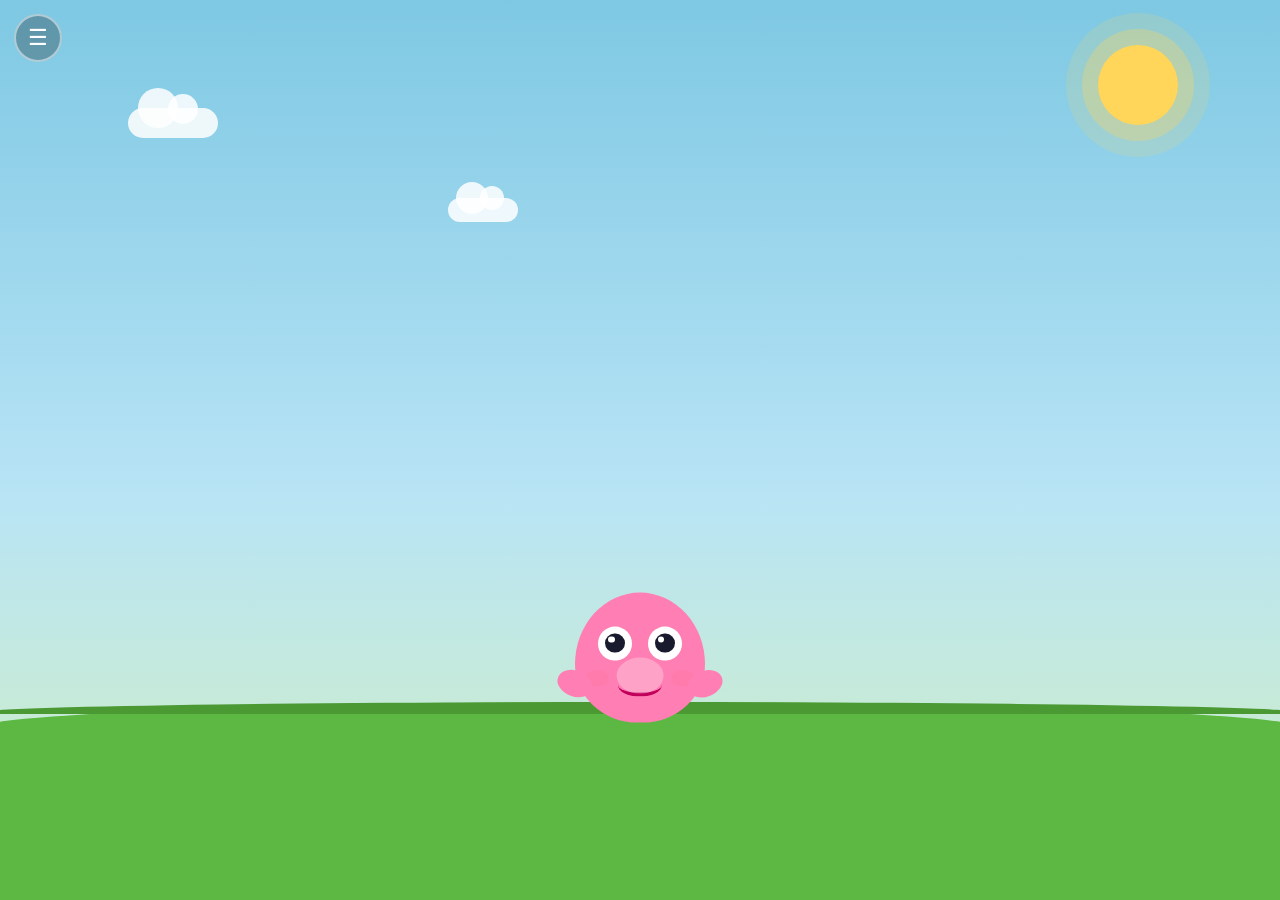
<file: index.html>
<!DOCTYPE html>
<html lang="en">
<head>
  <meta charset="UTF-8">
  <meta name="viewport" content="width=device-width, initial-scale=1.0, maximum-scale=1.0, user-scalable=no, viewport-fit=cover">
  <meta name="apple-mobile-web-app-capable" content="yes">
  <meta name="theme-color" content="#87CEEB">
  <link rel="manifest" href="manifest.json">
  <title>Bloop's World</title>
  <link rel="preconnect" href="https://fonts.googleapis.com">
  <link href="https://fonts.googleapis.com/css2?family=Fredoka+One&display=swap" rel="stylesheet">
  <link rel="stylesheet" href="css/style.css">
</head>
<body>

<div id="game">
  <div id="sun"></div>
  <div id="cloud1" class="cloud"></div>
  <div id="cloud2" class="cloud"></div>
  <div id="rainbow"></div>

  <div id="bloop-wrap">
    <div id="bloop">
      <div id="bloop-body"></div>
      <div class="bloop-cheek" id="cheek-l"></div>
      <div class="bloop-cheek" id="cheek-r"></div>
      <div class="bloop-eye" id="eye-l">
        <div class="pupil" id="pupil-l"></div>
      </div>
      <div class="bloop-eye" id="eye-r">
        <div class="pupil" id="pupil-r"></div>
      </div>
      <div id="bloop-mouth"></div>
      <div id="bloop-belly"></div>
      <div class="bloop-arm" id="arm-l"></div>
      <div class="bloop-arm" id="arm-r"></div>
    </div>
  </div>

  <div id="ground"></div>
  <div id="combo-flash"></div>
</div>

<button id="menu-btn" aria-label="Menu">☰</button>

<div id="menu-dropdown">
  <button class="menu-item" id="menu-dancegrid">🎮 Dance Grid</button>
  <button class="menu-item" id="menu-volleyball">🏐 Volleyball</button>
  <button class="menu-item coming-soon">🍔 Feed the Monster</button>
  <button class="menu-item coming-soon">💥 Pop Everything</button>
</div>

<script src="js/audio.js"></script>
<script src="js/game.js"></script>
<script src="js/menu.js"></script>

</body>
</html>
</file>
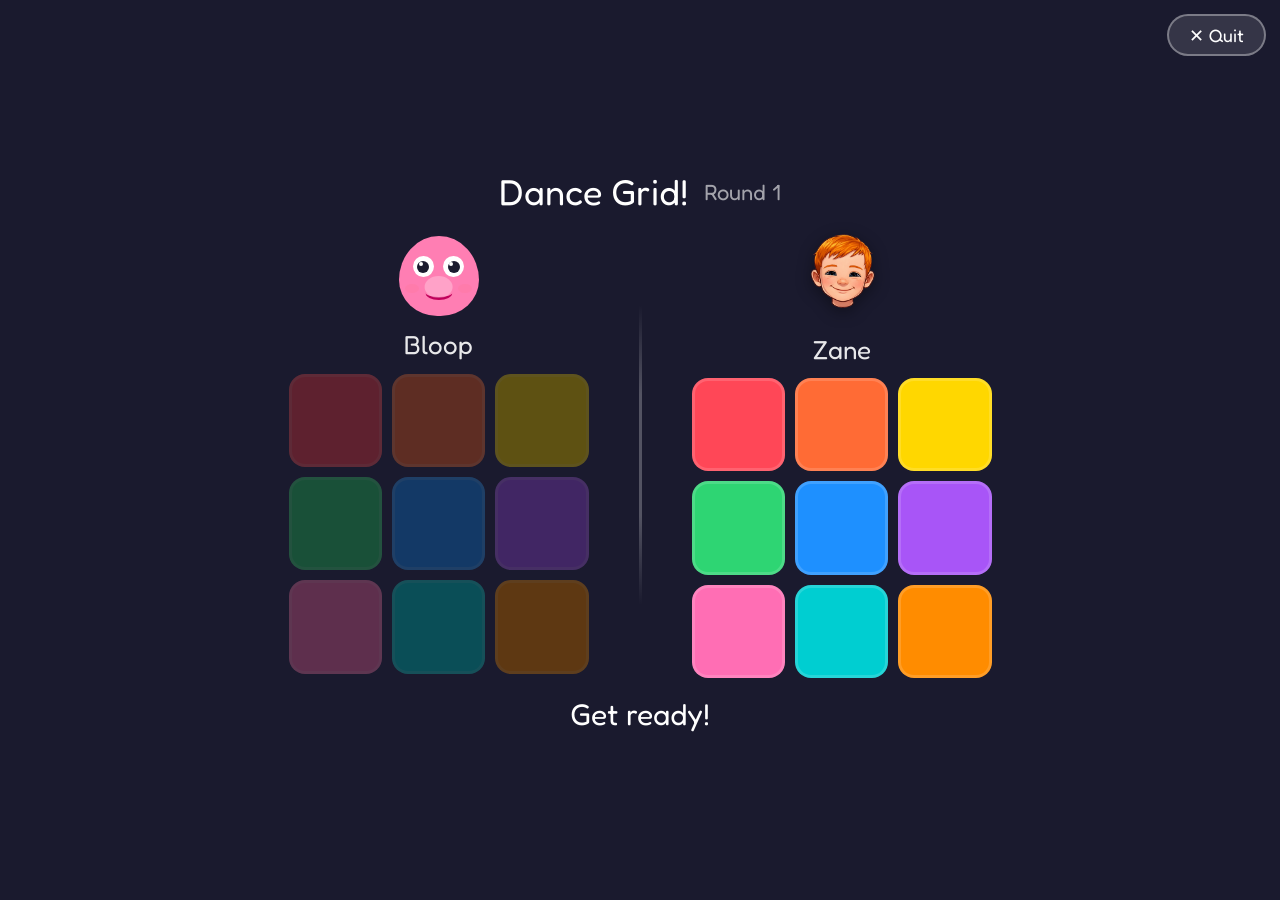
<file: minigames/dancegrid/index.html>
<!DOCTYPE html>
<html lang="en">
<head>
  <meta charset="UTF-8">
  <meta name="viewport" content="width=device-width, initial-scale=1.0, maximum-scale=1.0, user-scalable=no, viewport-fit=cover">
  <meta name="apple-mobile-web-app-capable" content="yes">
  <meta name="theme-color" content="#1a1a2e">
  <title>Dance Grid</title>
  <link rel="preconnect" href="https://fonts.googleapis.com">
  <link href="https://fonts.googleapis.com/css2?family=Fredoka+One&display=swap" rel="stylesheet">
  <link rel="stylesheet" href="css/style.css">
</head>
<body>

<div id="dg-page">

  <button id="dg-quit">✕ Quit</button>

  <div id="dg-header">
    <div id="dg-title">Dance Grid!</div>
    <div id="dg-round">Round 1</div>
  </div>

  <div id="dg-arena">

    <!-- BLOOP'S SIDE -->
    <div class="dg-player">
      <div id="dg-bloop-avatar">
        <div class="mb-body"></div>
        <div class="mb-cheek mb-cheek-l"></div>
        <div class="mb-cheek mb-cheek-r"></div>
        <div class="mb-eye mb-eye-l"><div class="mb-pupil"></div></div>
        <div class="mb-eye mb-eye-r"><div class="mb-pupil"></div></div>
        <div class="mb-mouth"></div>
        <div class="mb-belly"></div>
      </div>
      <div class="dg-label">Bloop</div>
      <div class="dg-grid" id="dg-bloop-grid">
        <div class="dg-cell" data-idx="0"></div>
        <div class="dg-cell" data-idx="1"></div>
        <div class="dg-cell" data-idx="2"></div>
        <div class="dg-cell" data-idx="3"></div>
        <div class="dg-cell" data-idx="4"></div>
        <div class="dg-cell" data-idx="5"></div>
        <div class="dg-cell" data-idx="6"></div>
        <div class="dg-cell" data-idx="7"></div>
        <div class="dg-cell" data-idx="8"></div>
      </div>
    </div>

    <div id="dg-divider"></div>

    <!-- ZANE'S SIDE -->
    <div class="dg-player">
      <div id="dg-zane-avatar"><img src="assets/zane.png" alt="Zane" style="width:clamp(50px,9vw,80px);height:clamp(50px,9vw,80px);object-fit:contain;filter:drop-shadow(0 4px 8px rgba(0,0,0,0.4));pointer-events:none;-webkit-touch-callout:none;"></div>
      <div class="dg-label">Zane</div>
      <div class="dg-grid" id="dg-zane-grid">
        <div class="dg-cell" data-idx="0"></div>
        <div class="dg-cell" data-idx="1"></div>
        <div class="dg-cell" data-idx="2"></div>
        <div class="dg-cell" data-idx="3"></div>
        <div class="dg-cell" data-idx="4"></div>
        <div class="dg-cell" data-idx="5"></div>
        <div class="dg-cell" data-idx="6"></div>
        <div class="dg-cell" data-idx="7"></div>
        <div class="dg-cell" data-idx="8"></div>
      </div>
    </div>

  </div>

  <div id="dg-status">Get ready!</div>
  <div id="dg-fireworks"></div>
  <div id="dg-celebration"><div id="dg-celeb-text"></div></div>

</div>

<script src="js/audio.js"></script>
<script src="js/game.js"></script>

</body>
</html>
</file>
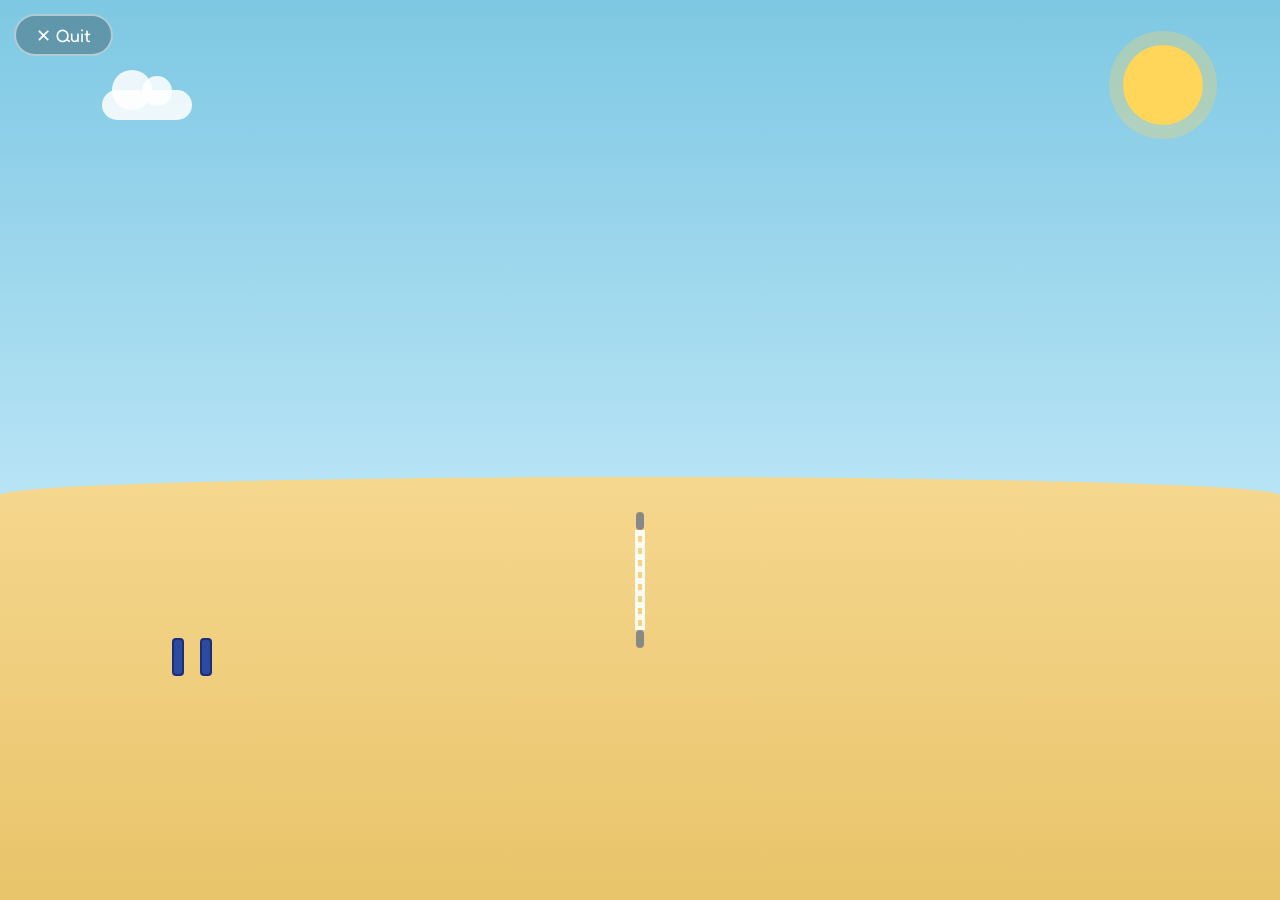
<file: minigames/volleyball/index.html>
<!DOCTYPE html>
<html lang="en">
<head>
  <meta charset="UTF-8">
  <meta name="viewport" content="width=device-width, initial-scale=1.0, maximum-scale=1.0, user-scalable=no, viewport-fit=cover">
  <meta name="apple-mobile-web-app-capable" content="yes">
  <meta name="theme-color" content="#87CEEB">
  <title>Volleyball!</title>
  <link rel="preconnect" href="https://fonts.googleapis.com">
  <link href="https://fonts.googleapis.com/css2?family=Fredoka+One&display=swap" rel="stylesheet">
  <link rel="stylesheet" href="css/style.css">
</head>
<body>

<div id="vb-page">

  <div id="vb-sky"></div>
  <div id="vb-sand"></div>
  <div id="vb-sun"></div>
  <div id="vb-cloud"></div>

  <div id="vb-net">
    <div id="vb-net-pole-top"></div>
    <div id="vb-net-body"></div>
    <div id="vb-net-pole-bot"></div>
  </div>

  <!-- ZANE (left) -->
  <div id="vb-zane" class="vb-player">
    <div class="vb-head">
      <div class="vb-hair zane-hair"></div>
      <div class="vb-eye vb-eye-l"></div>
      <div class="vb-eye vb-eye-r"></div>
      <div class="vb-smile"></div>
    </div>
    <div class="vb-body"></div>
    <div class="vb-arm vb-arm-l"></div>
    <div class="vb-arm vb-arm-r"></div>
    <div class="vb-leg vb-leg-l"></div>
    <div class="vb-leg vb-leg-r"></div>
  </div>

  <button id="vb-quit">✕ Quit</button>
  <div id="vb-tap-left"></div>
  <div id="vb-fireworks"></div>
  <div id="vb-celebration"><div id="vb-celeb-text"></div><div id="vb-celeb-sub"></div></div>
  <div id="vb-countdown"></div>

</div>

<script src="js/game.js"></script>

</body>
</html>
</file>
<file: css/style.css>
*, *::before, *::after { box-sizing: border-box; margin: 0; padding: 0; }

:root {
  --sky-top: #7ec8e3;
  --sky-mid: #b8e4f5;
  --sky-bot: #d4f0c0;
  --ground: #5db843;
  --ground-dark: #4a9933;
  --sun: #FFD55A;
  --bloop-pink: #ff7eb3;
  --bloop-dark: #c0005a;
  --bloop-eye: #1a1a2e;
}

html, body {
  width: 100%;
  height: 100%;
  overflow: hidden;
  user-select: none;
  -webkit-user-select: none;
  font-family: 'Fredoka One', cursive, sans-serif;
}

#game {
  position: relative;
  width: 100vw;
  height: 100vh;
  overflow: hidden;
  cursor: pointer;
  touch-action: manipulation;
  background: linear-gradient(180deg, var(--sky-top) 0%, var(--sky-mid) 55%, var(--sky-bot) 100%);
  transition: background 3s ease;
}

/* SUN */
#sun {
  position: absolute;
  top: 5%;
  right: 8%;
  width: clamp(50px, 8vw, 80px);
  height: clamp(50px, 8vw, 80px);
  background: var(--sun);
  border-radius: 50%;
  box-shadow: 0 0 0 clamp(8px,1.5vw,16px) rgba(255,213,90,0.3),
              0 0 0 clamp(16px,3vw,32px) rgba(255,213,90,0.15);
  animation: sunPulse 4s ease-in-out infinite;
  z-index: 2;
  pointer-events: none;
}
@keyframes sunPulse {
  0%,100% { transform: scale(1); }
  50% { transform: scale(1.06); }
}

/* CLOUDS */
.cloud {
  position: absolute;
  background: rgba(255,255,255,0.85);
  border-radius: 50px;
  z-index: 2;
  pointer-events: none;
}
.cloud::before, .cloud::after {
  content: '';
  position: absolute;
  background: rgba(255,255,255,0.85);
  border-radius: 50%;
}
#cloud1 { width: 90px; height: 30px; top: 12%; left: 10%; animation: cloudDrift 60s linear infinite; }
#cloud1::before { width: 40px; height: 40px; top: -20px; left: 10px; }
#cloud1::after  { width: 30px; height: 30px; top: -14px; left: 40px; }
#cloud2 { width: 70px; height: 24px; top: 22%; left: 35%; animation: cloudDrift 80s linear infinite 20s; }
#cloud2::before { width: 32px; height: 32px; top: -16px; left: 8px; }
#cloud2::after  { width: 24px; height: 24px; top: -12px; left: 32px; }
@keyframes cloudDrift {
  0% { transform: translateX(0); }
  50% { transform: translateX(30px); }
  100% { transform: translateX(0); }
}

/* GROUND */
#ground {
  position: absolute;
  bottom: 0; left: -2%; right: -2%;
  height: 22%;
  background: var(--ground);
  border-radius: 55% 55% 0 0 / 30px 30px 0 0;
  z-index: 3;
  pointer-events: none;
}
#ground::before {
  content: '';
  position: absolute;
  top: 0; left: 0; right: 0;
  height: 12px;
  background: var(--ground-dark);
  border-radius: 55% 55% 0 0 / 12px 12px 0 0;
}

/* BLOOP */
#bloop-wrap {
  position: absolute;
  bottom: 20%;
  left: 50%;
  transform: translateX(-50%);
  z-index: 10;
  cursor: pointer;
}

#bloop {
  position: relative;
  width: clamp(80px, 14vw, 130px);
  height: clamp(80px, 14vw, 130px);
}

#bloop-body {
  position: absolute;
  inset: 0;
  background: var(--bloop-pink);
  border-radius: 50% 50% 48% 48% / 55% 55% 45% 45%;
}

.bloop-arm {
  position: absolute;
  width: 28%;
  height: 20%;
  background: var(--bloop-pink);
  border-radius: 50%;
  bottom: 20%;
  transition: transform 0.25s cubic-bezier(.34,1.56,.64,1);
  pointer-events: none;
}
#arm-l { left: -14%; transform: rotate(20deg); }
#arm-r { right: -14%; transform: rotate(-20deg); }

.bloop-eye {
  position: absolute;
  width: 26%;
  height: 26%;
  background: white;
  border-radius: 50%;
  top: 26%;
  display: flex;
  align-items: center;
  justify-content: center;
  pointer-events: none;
}
#eye-l { left: 18%; }
#eye-r { right: 18%; }

.pupil {
  width: 58%;
  height: 58%;
  background: var(--bloop-eye);
  border-radius: 50%;
  position: relative;
  transition: transform 0.08s ease-out;
}
.pupil::after {
  content: '';
  width: 32%;
  height: 32%;
  background: white;
  border-radius: 50%;
  position: absolute;
  top: 15%;
  left: 15%;
}

#bloop-mouth {
  position: absolute;
  bottom: 20%;
  left: 50%;
  transform: translateX(-50%);
  width: 34%;
  height: 18%;
  border-bottom: 4px solid var(--bloop-dark);
  border-radius: 0 0 50% 50%;
  pointer-events: none;
}

.bloop-cheek {
  position: absolute;
  width: 18%;
  height: 12%;
  background: rgba(255,120,160,0.4);
  border-radius: 50%;
  bottom: 28%;
  pointer-events: none;
}
#cheek-l { left: 8%; }
#cheek-r { right: 8%; }

#bloop-belly {
  position: absolute;
  width: 36%;
  height: 28%;
  background: rgba(255,255,255,0.28);
  border-radius: 50%;
  bottom: 22%;
  left: 50%;
  transform: translateX(-50%);
  pointer-events: none;
}

/* BLOOP ANIMATIONS */
#bloop.bounce { animation: bloopBounce 0.45s cubic-bezier(.34,1.56,.64,1); }
#bloop.wiggle { animation: bloopWiggle 0.5s ease-out; }
#bloop.spin   { animation: bloopSpin 0.6s cubic-bezier(.34,1.56,.64,1); }
#bloop.squish { animation: bloopSquish 0.4s ease-out; }
#bloop.happy  { animation: bloopHappy 0.6s ease-out; }

@keyframes bloopBounce {
  0%   { transform: scale(1); }
  25%  { transform: scale(1.18, 0.85) translateY(-8px); }
  55%  { transform: scale(0.92, 1.14) translateY(2px); }
  75%  { transform: scale(1.06, 0.96); }
  100% { transform: scale(1); }
}
@keyframes bloopWiggle {
  0%,100% { transform: rotate(0deg); }
  20%  { transform: rotate(-14deg) scale(1.05); }
  50%  { transform: rotate(14deg) scale(1.05); }
  75%  { transform: rotate(-7deg); }
}
@keyframes bloopSpin {
  0%   { transform: rotate(0deg) scale(1); }
  40%  { transform: rotate(200deg) scale(1.12); }
  100% { transform: rotate(360deg) scale(1); }
}
@keyframes bloopSquish {
  0%   { transform: scaleY(1) scaleX(1); }
  25%  { transform: scaleY(0.65) scaleX(1.28); }
  60%  { transform: scaleY(1.18) scaleX(0.9); }
  100% { transform: scaleY(1) scaleX(1); }
}
@keyframes bloopHappy {
  0%,100% { transform: scale(1) translateY(0); }
  30%  { transform: scale(1.15) translateY(-12px); }
  60%  { transform: scale(0.95) translateY(2px); }
  80%  { transform: scale(1.05) translateY(-4px); }
}

/* FLOATING EFFECTS */
.effect {
  position: absolute;
  pointer-events: none;
  z-index: 20;
  will-change: transform, opacity;
}
.effect.float-up   { animation: floatUp 1.4s ease-out forwards; }
.effect.star-pop   { animation: starPop 1.8s ease-out forwards; }
.effect.flower-grow { animation: flowerGrow 1.6s ease-out forwards; }
.effect.heart-float { animation: heartFloat 1.1s ease-out forwards; }
.effect.burst      { animation: burst 0.8s ease-out forwards; }
.effect.creature-run { animation: creatureRun var(--run-dur, 2s) linear forwards; }
.effect.creature-run.from-right { animation: creatureRunLeft var(--run-dur, 2s) linear forwards; }

@keyframes floatUp {
  0%   { transform: translateY(0) scale(0.4) rotate(-10deg); opacity: 1; }
  70%  { opacity: 1; }
  100% { transform: translateY(-100px) scale(1.1) rotate(15deg); opacity: 0; }
}
@keyframes starPop {
  0%   { transform: scale(0) rotate(-20deg); opacity: 1; }
  25%  { transform: scale(1.4) rotate(5deg); }
  50%  { transform: scale(1) rotate(0deg); }
  80%  { opacity: 1; }
  100% { transform: scale(0.8) translateY(-20px); opacity: 0; }
}
@keyframes flowerGrow {
  0%   { transform: scale(0) rotate(-30deg); opacity: 1; }
  30%  { transform: scale(1.3) rotate(8deg); }
  50%  { transform: scale(1) rotate(0deg); }
  80%  { opacity: 1; }
  100% { transform: scale(0.9) translateY(-15px); opacity: 0; }
}
@keyframes heartFloat {
  0%   { transform: scale(0) translateY(0); opacity: 1; }
  40%  { transform: scale(1.4) translateY(-25px); }
  100% { transform: scale(1) translateY(-70px); opacity: 0; }
}
@keyframes burst {
  0%   { transform: scale(0); opacity: 1; }
  50%  { transform: scale(1.5); opacity: 1; }
  100% { transform: scale(2); opacity: 0; }
}
@keyframes creatureRun {
  0%   { transform: translateX(0); opacity: 1; }
  90%  { opacity: 1; }
  100% { transform: translateX(110vw); opacity: 0; }
}
@keyframes creatureRunLeft {
  0%   { transform: translateX(0) scaleX(-1); opacity: 1; }
  90%  { opacity: 1; }
  100% { transform: translateX(-110vw) scaleX(-1); opacity: 0; }
}

/* RAINBOW */
#rainbow {
  position: absolute;
  top: -20%; left: -10%;
  width: 120%; height: 80%;
  border-radius: 50%;
  pointer-events: none;
  opacity: 0;
  z-index: 5;
  background: conic-gradient(
    from 270deg,
    rgba(255,0,0,0) 0deg,
    rgba(255,80,0,0.7) 10deg,
    rgba(255,200,0,0.7) 20deg,
    rgba(0,200,0,0.7) 30deg,
    rgba(0,100,255,0.7) 40deg,
    rgba(150,0,255,0.7) 50deg,
    rgba(255,0,150,0.7) 60deg,
    rgba(255,0,0,0) 70deg
  );
  mask: radial-gradient(transparent 55%, black 58%, black 65%, transparent 68%);
  -webkit-mask: radial-gradient(transparent 55%, black 58%, black 65%, transparent 68%);
}
#rainbow.show { animation: rainbowShow 3s ease-out forwards; }
@keyframes rainbowShow {
  0%   { opacity: 0; transform: scale(0.8); }
  20%  { opacity: 1; transform: scale(1); }
  75%  { opacity: 1; }
  100% { opacity: 0; transform: scale(1.1); }
}

/* SCREEN FLASH */
#combo-flash {
  position: fixed;
  inset: 0;
  pointer-events: none;
  z-index: 50;
  opacity: 0;
}
#combo-flash.active { animation: comboFlash 0.6s ease-out forwards; }
@keyframes comboFlash {
  0%   { opacity: 0.7; }
  100% { opacity: 0; }
}

/* ── MENU ───────────────────────────────────────────────── */
#menu-btn {
  position: fixed;
  top: 14px;
  left: 14px;
  z-index: 200;
  width: 48px;
  height: 48px;
  border-radius: 50%;
  background: rgba(0,0,0,0.25);
  border: 2px solid rgba(255,255,255,0.5);
  color: white;
  font-size: 22px;
  cursor: pointer;
  display: flex;
  align-items: center;
  justify-content: center;
  touch-action: manipulation;
  -webkit-tap-highlight-color: transparent;
  transition: background 0.15s;
}
#menu-btn:active { background: rgba(0,0,0,0.5); }

#menu-dropdown {
  position: fixed;
  top: 70px;
  left: 14px;
  z-index: 200;
  background: rgba(15,15,35,0.93);
  border: 1.5px solid rgba(255,255,255,0.2);
  border-radius: 16px;
  padding: 8px;
  display: none;
  flex-direction: column;
  gap: 6px;
  min-width: 200px;
}
#menu-dropdown.open { display: flex; }

.menu-item {
  font-family: 'Fredoka One', cursive;
  font-size: 17px;
  color: white;
  background: rgba(255,255,255,0.07);
  border: 1.5px solid rgba(255,255,255,0.12);
  border-radius: 10px;
  padding: 12px 18px;
  cursor: pointer;
  touch-action: manipulation;
  -webkit-tap-highlight-color: transparent;
  transition: background 0.15s;
  text-align: left;
  width: 100%;
}
.menu-item:active { background: rgba(255,255,255,0.2); }
.menu-item.coming-soon {
  opacity: 0.45;
  cursor: default;
}
</file>
<file: minigames/dancegrid/css/style.css>
*, *::before, *::after { box-sizing: border-box; margin: 0; padding: 0; }

html, body {
  width: 100%; height: 100%;
  overflow: hidden;
  user-select: none;
  -webkit-user-select: none;
  font-family: 'Fredoka One', cursive, sans-serif;
  background: #1a1a2e;
}

#dg-page {
  width: 100vw;
  height: 100vh;
  display: flex;
  flex-direction: column;
  align-items: center;
  justify-content: center;
  gap: clamp(8px, 2vh, 20px);
  padding: 16px;
  position: relative;
  background: #1a1a2e;
}

/* QUIT */
#dg-quit {
  position: fixed;
  top: 14px;
  right: 14px;
  z-index: 100;
  background: rgba(255,255,255,0.12);
  border: 2px solid rgba(255,255,255,0.35);
  border-radius: 30px;
  color: white;
  font-family: 'Fredoka One', cursive;
  font-size: clamp(14px,2.5vw,18px);
  padding: 8px 20px;
  cursor: pointer;
  touch-action: manipulation;
  -webkit-tap-highlight-color: transparent;
  transition: background 0.15s;
}
#dg-quit:active { background: rgba(255,255,255,0.28); }

/* HEADER */
#dg-header {
  display: flex;
  align-items: center;
  gap: 16px;
  margin-top: 8px;
}
#dg-title {
  font-size: clamp(22px, 4vw, 36px);
  color: white;
}
#dg-round {
  font-size: clamp(14px, 2.5vw, 22px);
  color: rgba(255,255,255,0.6);
}

/* ARENA */
#dg-arena {
  display: flex;
  align-items: center;
  justify-content: center;
  gap: clamp(16px, 4vw, 50px);
  width: 100%;
}

.dg-player {
  display: flex;
  flex-direction: column;
  align-items: center;
  gap: clamp(6px, 1.5vh, 14px);
}

.dg-label {
  font-size: clamp(16px, 3vw, 26px);
  color: rgba(255,255,255,0.9);
}

/* MINI BLOOP */
#dg-bloop-avatar {
  position: relative;
  width: clamp(50px, 9vw, 80px);
  height: clamp(50px, 9vw, 80px);
}
.mb-body {
  position: absolute; inset: 0;
  background: #ff7eb3;
  border-radius: 50% 50% 48% 48% / 55% 55% 45% 45%;
}
.mb-cheek {
  position: absolute;
  width: 18%; height: 12%;
  background: rgba(255,120,160,0.4);
  border-radius: 50%;
  bottom: 28%;
}
.mb-cheek-l { left: 8%; }
.mb-cheek-r { right: 8%; }
.mb-eye {
  position: absolute;
  width: 26%; height: 26%;
  background: white;
  border-radius: 50%;
  top: 26%;
  display: flex;
  align-items: center;
  justify-content: center;
}
.mb-eye-l { left: 18%; }
.mb-eye-r { right: 18%; }
.mb-pupil {
  width: 58%; height: 58%;
  background: #1a1a2e;
  border-radius: 50%;
  position: relative;
}
.mb-pupil::after {
  content: '';
  width: 32%; height: 32%;
  background: white;
  border-radius: 50%;
  position: absolute;
  top: 15%; left: 15%;
}
.mb-mouth {
  position: absolute;
  bottom: 20%; left: 50%;
  transform: translateX(-50%);
  width: 34%; height: 18%;
  border-bottom: 3px solid #c0005a;
  border-radius: 0 0 50% 50%;
}
.mb-belly {
  position: absolute;
  width: 36%; height: 28%;
  background: rgba(255,255,255,0.28);
  border-radius: 50%;
  bottom: 22%; left: 50%;
  transform: translateX(-50%);
}

#dg-bloop-avatar.hop  { animation: bloopHop 0.4s cubic-bezier(.34,1.56,.64,1); }
#dg-bloop-avatar.wiggle { animation: bloopWiggle 0.4s ease-out; }
@keyframes bloopHop {
  0%   { transform: scale(1) translateY(0); }
  35%  { transform: scale(1.3,0.8) translateY(-20px); }
  65%  { transform: scale(0.9,1.15) translateY(4px); }
  100% { transform: scale(1) translateY(0); }
}
@keyframes bloopWiggle {
  0%,100% { transform: rotate(0deg) scale(1); }
  25% { transform: rotate(-15deg) scale(1.1); }
  75% { transform: rotate(15deg) scale(1.1); }
}

/* ZANE AVATAR */
#dg-zane-avatar {
  font-size: clamp(36px, 7vw, 64px);
  line-height: 1;
  transition: transform 0.2s cubic-bezier(.34,1.56,.64,1);
}
#dg-zane-avatar.bounce {
  animation: zaneBouce 0.4s cubic-bezier(.34,1.56,.64,1);
}
@keyframes zaneBouce {
  0%   { transform: scale(1); }
  40%  { transform: scale(1.35) rotate(8deg); }
  100% { transform: scale(1) rotate(0deg); }
}

/* DIVIDER */
#dg-divider {
  width: 3px;
  height: clamp(160px, 35vw, 300px);
  background: linear-gradient(180deg,
    transparent 0%,
    rgba(255,255,255,0.25) 30%,
    rgba(255,255,255,0.25) 70%,
    transparent 100%
  );
  border-radius: 3px;
  flex-shrink: 0;
}

/* GRIDS */
.dg-grid {
  display: grid;
  grid-template-columns: repeat(3, 1fr);
  grid-template-rows: repeat(3, 1fr);
  gap: clamp(5px, 1vw, 10px);
  width: clamp(150px, 33vw, 300px);
  height: clamp(150px, 33vw, 300px);
}

.dg-cell {
  border-radius: clamp(8px, 1.5vw, 16px);
  border: 3px solid rgba(255,255,255,0.15);
  cursor: pointer;
  touch-action: manipulation;
  -webkit-tap-highlight-color: transparent;
  transition: transform 0.1s, filter 0.1s;
  position: relative;
}

/* Bloop grid — display only */
#dg-bloop-grid .dg-cell {
  cursor: default;
  filter: brightness(0.55);
  opacity: 0.6;
}

/* Cell colors */
.dg-cell[data-idx="0"] { background: #FF4757; }
.dg-cell[data-idx="1"] { background: #FF6B35; }
.dg-cell[data-idx="2"] { background: #FFD700; }
.dg-cell[data-idx="3"] { background: #2ED573; }
.dg-cell[data-idx="4"] { background: #1E90FF; }
.dg-cell[data-idx="5"] { background: #A855F7; }
.dg-cell[data-idx="6"] { background: #FF6EB4; }
.dg-cell[data-idx="7"] { background: #00CED1; }
.dg-cell[data-idx="8"] { background: #FF8C00; }

/* Flash animation */
.dg-cell.flash {
  animation: cellFlash 0.45s ease-out;
}
@keyframes cellFlash {
  0%   { transform: scale(1); filter: brightness(1); }
  30%  { transform: scale(1.15); filter: brightness(2.2); }
  65%  { transform: scale(0.96); filter: brightness(1.4); }
  100% { transform: scale(1); filter: brightness(1); }
}

#dg-zane-grid .dg-cell:active { transform: scale(0.91); }

/* STATUS */
#dg-status {
  font-size: clamp(18px, 3.5vw, 30px);
  color: white;
  text-align: center;
  min-height: 1.4em;
}

/* FIREWORKS */
#dg-fireworks {
  position: fixed;
  inset: 0;
  pointer-events: none;
  z-index: 50;
}
.dg-firework {
  position: absolute;
  font-size: clamp(20px, 4vw, 38px);
  pointer-events: none;
  animation: fwPop var(--fw-dur, 0.9s) ease-out forwards;
}
@keyframes fwPop {
  0%   { transform: scale(0) rotate(0deg); opacity: 1; }
  40%  { transform: scale(1.4) rotate(var(--fw-rot,20deg)); opacity: 1; }
  100% { transform: scale(0.8) translateY(-80px) rotate(var(--fw-rot,20deg)); opacity: 0; }
}

/* CELEBRATION */
#dg-celebration {
  position: fixed;
  inset: 0;
  display: flex;
  align-items: center;
  justify-content: center;
  pointer-events: none;
  z-index: 55;
  opacity: 0;
}
#dg-celebration.pop { animation: celebPop 2.5s ease-out forwards; }
@keyframes celebPop {
  0%   { opacity: 0; }
  10%  { opacity: 1; }
  70%  { opacity: 1; }
  100% { opacity: 0; }
}
#dg-celeb-text {
  font-size: clamp(32px, 8vw, 80px);
  color: white;
  text-align: center;
  text-shadow: 0 0 20px rgba(255,220,50,0.8), 0 4px 16px rgba(0,0,0,0.6);
  animation: celebBounce 0.6s cubic-bezier(.34,1.56,.64,1);
}
@keyframes celebBounce {
  0%   { transform: scale(0) rotate(-10deg); }
  70%  { transform: scale(1.1) rotate(3deg); }
  100% { transform: scale(1) rotate(0deg); }
}
</file>
<file: minigames/volleyball/css/style.css>
*, *::before, *::after { box-sizing: border-box; margin: 0; padding: 0; }

html, body {
  width: 100%; height: 100%;
  overflow: hidden;
  user-select: none;
  -webkit-user-select: none;
  font-family: 'Fredoka One', cursive, sans-serif;
}

#vb-page {
  position: relative;
  width: 100vw;
  height: 100vh;
  overflow: hidden;
}

/* ── BEACH SCENE ─────────────────────────────────────────── */
#vb-sky {
  position: absolute;
  top: 0; left: 0; right: 0;
  height: 55%;
  background: linear-gradient(180deg, #7ec8e3 0%, #b8e4f5 100%);
  z-index: 0;
}

#vb-sand {
  position: absolute;
  bottom: 0; left: 0; right: 0;
  height: 47%;
  background: linear-gradient(180deg, #f5d78e 0%, #e8c46a 100%);
  border-radius: 55% 55% 0 0 / 20px 20px 0 0;
  z-index: 0;
}

#vb-sun {
  position: absolute;
  top: 5%;
  right: 6%;
  width: clamp(50px,8vw,80px);
  height: clamp(50px,8vw,80px);
  background: #FFD55A;
  border-radius: 50%;
  box-shadow: 0 0 0 clamp(6px,1.2vw,14px) rgba(255,213,90,0.3);
  animation: sunPulse 4s ease-in-out infinite;
  z-index: 1;
  pointer-events: none;
}
@keyframes sunPulse { 0%,100%{transform:scale(1)} 50%{transform:scale(1.06)} }

#vb-cloud {
  position: absolute;
  top: 10%; left: 8%;
  width: 90px; height: 30px;
  background: rgba(255,255,255,0.85);
  border-radius: 50px;
  z-index: 1;
  pointer-events: none;
}
#vb-cloud::before {
  content: '';
  position: absolute;
  width: 40px; height: 40px;
  background: rgba(255,255,255,0.85);
  border-radius: 50%;
  top: -20px; left: 10px;
}
#vb-cloud::after {
  content: '';
  position: absolute;
  width: 30px; height: 30px;
  background: rgba(255,255,255,0.85);
  border-radius: 50%;
  top: -14px; left: 40px;
}

/* ── SCOREBOARD ──────────────────────────────────────────── */
#vb-scoreboard {
  position: absolute;
  top: 12px;
  left: 50%;
  transform: translateX(-50%);
  display: flex;
  align-items: center;
  gap: 12px;
  z-index: 20;
  background: rgba(0,0,0,0.25);
  border-radius: 30px;
  padding: 6px 20px;
}

#vb-score-zane,
#vb-score-kayleigh {
  font-size: clamp(24px, 5vw, 42px);
  color: white;
  min-width: 32px;
  text-align: center;
  text-shadow: 0 2px 6px rgba(0,0,0,0.4);
}

#vb-score-label {
  font-size: clamp(10px, 1.8vw, 14px);
  color: rgba(255,255,255,0.7);
  white-space: nowrap;
}

/* ── NET ─────────────────────────────────────────────────── */
#vb-net {
  position: absolute;
  left: 50%;
  transform: translateX(-50%);
  bottom: 28%;
  z-index: 5;
  display: flex;
  flex-direction: column;
  align-items: center;
}

#vb-net-pole-top,
#vb-net-pole-bot {
  width: 8px;
  height: clamp(10px, 2vh, 20px);
  background: #888;
  border-radius: 4px;
}

#vb-net-body {
  width: clamp(6px, 1vw, 10px);
  height: clamp(60px, 12vh, 100px);
  background: repeating-linear-gradient(
    180deg,
    #fff 0px, #fff 6px,
    transparent 6px, transparent 12px
  );
  border-left: 3px solid white;
  border-right: 3px solid white;
  opacity: 0.9;
}

/* ── BALL ────────────────────────────────────────────────── */
#vb-ball {
  position: absolute;
  width: clamp(30px, 5vw, 50px);
  height: clamp(30px, 5vw, 50px);
  background: white;
  border-radius: 50%;
  border: 3px solid #ddd;
  box-shadow: inset -4px -4px 0 rgba(0,0,0,0.08),
              2px 4px 8px rgba(0,0,0,0.2);
  z-index: 10;
  pointer-events: none;
  /* Volleyball lines */
  background-image:
    radial-gradient(circle at 30% 30%, rgba(0,0,0,0.06) 0%, transparent 60%),
    linear-gradient(45deg, transparent 45%, rgba(0,0,0,0.08) 47%, transparent 53%),
    linear-gradient(-45deg, transparent 45%, rgba(0,0,0,0.08) 47%, transparent 53%);
}

/* ── CSS PLAYERS ─────────────────────────────────────────── */
.vb-player {
  position: absolute;
  bottom: 28%;
  z-index: 8;
  display: flex;
  flex-direction: column;
  align-items: center;
  width: clamp(40px, 7vw, 70px);
  transition: bottom 0.15s ease-out;
}

#vb-zane    { left: 8%; }
#vb-kayleigh { right: 8%; transform: scaleX(-1); }

/* Head */
.vb-head {
  position: relative;
  width: clamp(30px, 5.5vw, 52px);
  height: clamp(30px, 5.5vw, 52px);
  background: #f5c5a0;
  border-radius: 50%;
  border: 2px solid #c8845a;
  flex-shrink: 0;
}

/* Hair */
.vb-hair {
  position: absolute;
  width: 110%;
  height: 55%;
  border-radius: 50% 50% 0 0;
  top: -8%;
  left: -5%;
}
.zane-hair    { background: #e8720a; }
.kayleigh-hair { background: #8B4513; }

/* Eyes */
.vb-eye {
  position: absolute;
  width: 22%;
  height: 22%;
  background: #1a1a2e;
  border-radius: 50%;
  top: 38%;
}
.vb-eye-l { left: 20%; }
.vb-eye-r { right: 20%; }

/* Smile */
.vb-smile {
  position: absolute;
  bottom: 18%;
  left: 50%;
  transform: translateX(-50%);
  width: 45%;
  height: 22%;
  border-bottom: 2px solid #c8845a;
  border-radius: 0 0 50% 50%;
}

/* Body */
.vb-body {
  width: clamp(18px, 3.5vw, 32px);
  height: clamp(30px, 5.5vw, 52px);
  background: #4a90d9;
  border-radius: 6px;
  border: 2px solid #2c6aad;
  flex-shrink: 0;
}

/* Arms */
.vb-arm {
  position: absolute;
  width: clamp(20px, 3.5vw, 32px);
  height: clamp(8px, 1.5vw, 12px);
  background: #f5c5a0;
  border-radius: 6px;
  border: 2px solid #c8845a;
  top: clamp(34px, 6.5vw, 58px);
  transform-origin: center center;
  transition: transform 0.2s cubic-bezier(.34,1.56,.64,1);
}
.vb-arm-l {
  left: clamp(-18px, -3vw, -14px);
  transform: rotate(40deg);
}
.vb-arm-r {
  right: clamp(-18px, -3vw, -14px);
  transform: rotate(-40deg);
}

/* HIT — arms swing up */
.vb-player.hitting .vb-arm-l { transform: rotate(-60deg) translateY(-8px); }
.vb-player.hitting .vb-arm-r { transform: rotate(60deg) translateY(-8px); }
.vb-player.hitting { animation: playerHit 0.35s ease-out; }
@keyframes playerHit {
  0%   { transform: scaleY(1); }
  30%  { transform: scaleY(0.88) translateY(4px); }
  65%  { transform: scaleY(1.08) translateY(-6px); }
  100% { transform: scaleY(1); }
}
#vb-kayleigh.hitting { transform: scaleX(-1); animation: playerHitFlip 0.35s ease-out; }
@keyframes playerHitFlip {
  0%   { transform: scaleX(-1) scaleY(1); }
  30%  { transform: scaleX(-1) scaleY(0.88) translateY(4px); }
  65%  { transform: scaleX(-1) scaleY(1.08) translateY(-6px); }
  100% { transform: scaleX(-1) scaleY(1); }
}

/* MISS — Kayleigh stumbles */
#vb-kayleigh.missing { animation: kayleighMiss 0.5s ease-out; transform: scaleX(-1); }
@keyframes kayleighMiss {
  0%   { transform: scaleX(-1) rotate(0deg); }
  30%  { transform: scaleX(-1) rotate(15deg); }
  65%  { transform: scaleX(-1) rotate(-8deg); }
  100% { transform: scaleX(-1) rotate(0deg); }
}

/* Legs */
.vb-leg {
  width: clamp(7px, 1.3vw, 12px);
  height: clamp(22px, 4vw, 38px);
  background: #2c4a9e;
  border-radius: 4px;
  border: 2px solid #1a2e7a;
  position: absolute;
  bottom: clamp(-28px, -5vw, -22px);
}
.vb-leg-l { left: 22%; }
.vb-leg-r { right: 22%; }

/* ── QUIT ────────────────────────────────────────────────── */
#vb-quit {
  position: fixed;
  top: 14px;
  left: 14px;
  z-index: 100;
  background: rgba(0,0,0,0.25);
  border: 2px solid rgba(255,255,255,0.5);
  border-radius: 30px;
  color: white;
  font-family: 'Fredoka One', cursive;
  font-size: clamp(14px,2.5vw,18px);
  padding: 8px 20px;
  cursor: pointer;
  touch-action: manipulation;
  -webkit-tap-highlight-color: transparent;
  transition: background 0.15s;
}
#vb-quit:active { background: rgba(0,0,0,0.5); }

/* ── TAP ZONES ───────────────────────────────────────────── */
#vb-tap-left, #vb-tap-right {
  position: absolute;
  top: 0; bottom: 0;
  width: 48%;
  z-index: 15;
  cursor: pointer;
  -webkit-tap-highlight-color: transparent;
}
#vb-tap-left  { left: 0; }
#vb-tap-right { right: 0; }

/* ── FIREWORKS ───────────────────────────────────────────── */
#vb-fireworks {
  position: fixed;
  inset: 0;
  pointer-events: none;
  z-index: 50;
}
.vb-firework {
  position: absolute;
  font-size: clamp(20px,4vw,38px);
  pointer-events: none;
  animation: vbFwPop var(--fw-dur,0.9s) ease-out forwards;
}
@keyframes vbFwPop {
  0%   { transform: scale(0); opacity: 1; }
  40%  { transform: scale(1.4) rotate(var(--fw-rot,20deg)); opacity: 1; }
  100% { transform: scale(0.8) translateY(-80px); opacity: 0; }
}

/* ── CELEBRATION ─────────────────────────────────────────── */
#vb-celebration {
  position: fixed;
  inset: 0;
  display: flex;
  flex-direction: column;
  align-items: center;
  justify-content: center;
  pointer-events: none;
  z-index: 55;
  opacity: 0;
  gap: 12px;
}
#vb-celebration.pop { animation: vbCelebPop 2.8s ease-out forwards; }
@keyframes vbCelebPop {
  0%   { opacity: 0; }
  10%  { opacity: 1; }
  70%  { opacity: 1; }
  100% { opacity: 0; }
}
#vb-celeb-text {
  font-size: clamp(36px,9vw,86px);
  color: white;
  text-shadow: 0 0 20px rgba(255,220,50,0.9), 0 4px 16px rgba(0,0,0,0.6);
  text-align: center;
  animation: vbCelebBounce 0.5s cubic-bezier(.34,1.56,.64,1);
}
#vb-celeb-sub {
  font-size: clamp(18px,4vw,36px);
  color: rgba(255,255,255,0.9);
  text-shadow: 0 2px 8px rgba(0,0,0,0.5);
  text-align: center;
}
@keyframes vbCelebBounce {
  0%   { transform: scale(0) rotate(-8deg); }
  70%  { transform: scale(1.1) rotate(3deg); }
  100% { transform: scale(1) rotate(0deg); }
}

/* ── COUNTDOWN ───────────────────────────────────────────── */
#vb-countdown {
  position: fixed;
  inset: 0;
  display: flex;
  align-items: center;
  justify-content: center;
  pointer-events: none;
  z-index: 60;
  font-size: clamp(60px,15vw,140px);
  color: white;
  text-shadow: 0 4px 20px rgba(0,0,0,0.5);
  opacity: 0;
}
#vb-countdown.show { animation: countPop 0.7s cubic-bezier(.34,1.56,.64,1) forwards; }
@keyframes countPop {
  0%   { opacity: 0; transform: scale(0.4); }
  40%  { opacity: 1; transform: scale(1.2); }
  70%  { opacity: 1; transform: scale(1); }
  100% { opacity: 0; transform: scale(0.8); }
}
</file>
